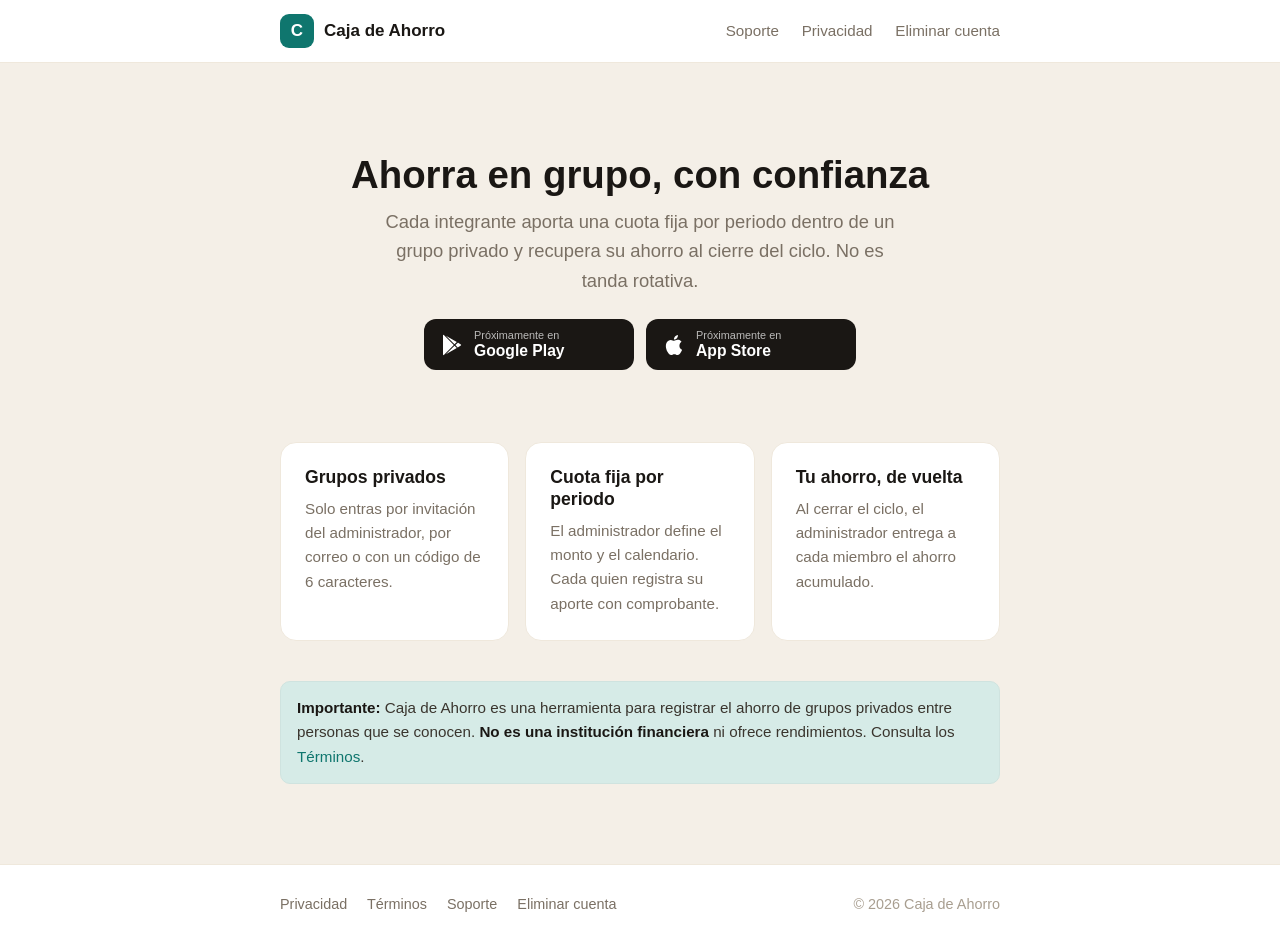
<file: index.html>
<!DOCTYPE html>
<html lang="es-MX">
<head>
  <meta charset="UTF-8" />
  <meta http-equiv="Content-Security-Policy" content="default-src 'none'; script-src 'none'; style-src 'self' 'unsafe-inline' https://fonts.googleapis.com; font-src https://fonts.gstatic.com; img-src 'self' data:; base-uri 'none'; form-action 'none'" />
  <meta name="viewport" content="width=device-width, initial-scale=1" />
  <title>Caja de Ahorro — Ahorro grupal privado</title>
  <meta name="description" content="Caja de Ahorro: app de ahorro grupal privado. Cada miembro aporta una cuota fija por periodo y recupera su ahorro al final del ciclo." />
  <link rel="icon" href="data:image/svg+xml,%3Csvg xmlns='http://www.w3.org/2000/svg' viewBox='0 0 32 32'%3E%3Crect width='32' height='32' rx='8' fill='%230F766E'/%3E%3Ctext x='16' y='22' font-family='sans-serif' font-size='16' font-weight='700' fill='white' text-anchor='middle'%3EC%3C/text%3E%3C/svg%3E" />
  <link rel="preconnect" href="https://fonts.googleapis.com" />
  <link rel="preconnect" href="https://fonts.gstatic.com" crossorigin />
  <link href="https://fonts.googleapis.com/css2?family=Plus+Jakarta+Sans:wght@400;500;600;700&family=Space+Grotesk:wght@500;700&display=swap" rel="stylesheet" />
  <link rel="stylesheet" href="./assets/styles.css" />
</head>
<body>
  <header class="site-header">
    <div class="wrap">
      <a class="brand" href="./index.html"><span class="mark">C</span> Caja de Ahorro</a>
      <nav class="nav">
        <a href="./soporte.html">Soporte</a>
        <a href="./privacidad.html">Privacidad</a>
        <a href="./eliminar-cuenta.html">Eliminar cuenta</a>
      </nav>
    </div>
  </header>

  <main>
    <section class="wrap hero">
      <h1>Ahorra en grupo, con confianza</h1>
      <p class="tagline">Cada integrante aporta una cuota fija por periodo dentro de un grupo privado y recupera su ahorro al cierre del ciclo. No es tanda rotativa.</p>
      <div class="badges">
        <a class="badge" href="#" aria-label="Próximamente en Google Play">
          <svg class="store-ico" viewBox="0 0 24 24" xmlns="http://www.w3.org/2000/svg" aria-hidden="true"><path d="M3.609 1.814L13.792 12 3.61 22.186a.996.996 0 0 1-.61-.92V2.734a1 1 0 0 1 .609-.92zm10.89 10.893l2.302 2.302-10.937 6.333 8.635-8.635zm3.199-3.198l2.807 1.626a1 1 0 0 1 0 1.73l-2.808 1.626L15.39 12l2.808-2.491zM5.864 2.658L16.802 8.99l-2.302 2.302-8.636-8.634z"/></svg>
          <span class="badge-txt"><small>Próximamente en</small><b>Google Play</b></span>
        </a>
        <a class="badge" href="#" aria-label="Próximamente en App Store">
          <svg class="store-ico" viewBox="0 0 24 24" xmlns="http://www.w3.org/2000/svg" aria-hidden="true"><path d="M18.71 19.5c-.83 1.24-1.71 2.45-3.05 2.47-1.34.03-1.77-.79-3.29-.79-1.53 0-2 .77-3.27.82-1.31.05-2.3-1.32-3.14-2.53C4.25 17 2.94 12.45 4.7 9.39c.87-1.52 2.43-2.48 4.12-2.51 1.28-.02 2.5.87 3.29.87.78 0 2.26-1.07 3.81-.91.65.03 2.47.26 3.64 1.98-.09.06-2.17 1.28-2.15 3.81.03 3.02 2.65 4.03 2.68 4.04-.03.07-.42 1.44-1.38 2.83zM13 3.5c.73-.83 1.94-1.46 2.94-1.5.13 1.17-.34 2.35-1.04 3.19-.69.85-1.83 1.51-2.95 1.42-.15-1.15.41-2.35 1.05-3.11z"/></svg>
          <span class="badge-txt"><small>Próximamente en</small><b>App Store</b></span>
        </a>
      </div>
    </section>

    <section class="wrap">
      <div class="features">
        <div class="feature card">
          <h3>Grupos privados</h3>
          <p>Solo entras por invitación del administrador, por correo o con un código de 6 caracteres.</p>
        </div>
        <div class="feature card">
          <h3>Cuota fija por periodo</h3>
          <p>El administrador define el monto y el calendario. Cada quien registra su aporte con comprobante.</p>
        </div>
        <div class="feature card">
          <h3>Tu ahorro, de vuelta</h3>
          <p>Al cerrar el ciclo, el administrador entrega a cada miembro el ahorro acumulado.</p>
        </div>
      </div>

      <div class="callout">
        <strong>Importante:</strong> Caja de Ahorro es una herramienta para registrar el ahorro de grupos privados entre personas que se conocen. <strong>No es una institución financiera</strong> ni ofrece rendimientos. Consulta los <a href="./terminos.html">Términos</a>.
      </div>
    </section>
  </main>

  <footer class="site-footer">
    <div class="wrap">
      <nav>
        <a href="./privacidad.html">Privacidad</a>
        <a href="./terminos.html">Términos</a>
        <a href="./soporte.html">Soporte</a>
        <a href="./eliminar-cuenta.html">Eliminar cuenta</a>
      </nav>
      <span>© 2026 Caja de Ahorro</span>
    </div>
  </footer>
</body>
</html>
</file>
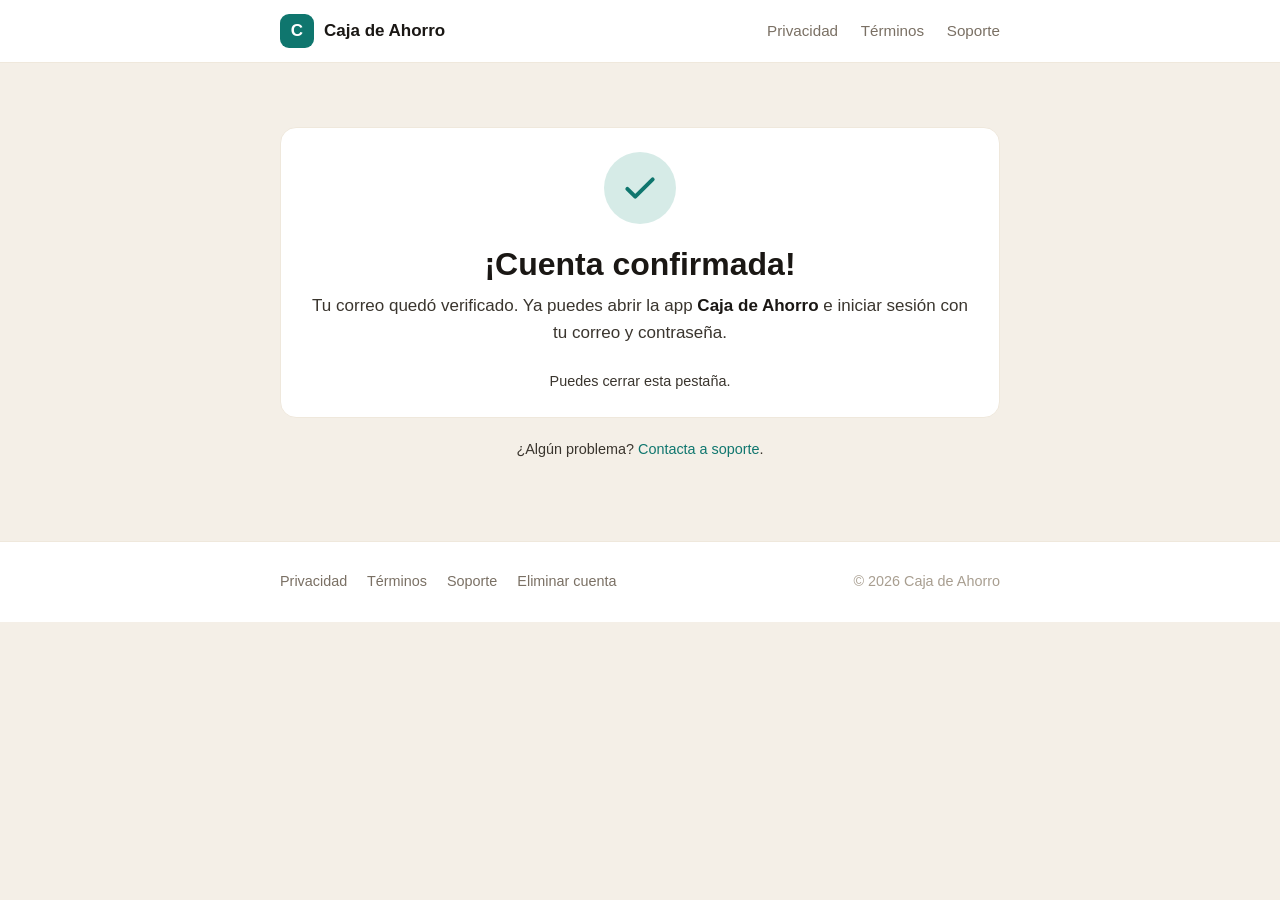
<file: cuenta-confirmada.html>
<!DOCTYPE html>
<html lang="es-MX">
<head>
  <meta charset="UTF-8" />
  <meta http-equiv="Content-Security-Policy" content="default-src 'none'; script-src 'none'; style-src 'self' 'unsafe-inline' https://fonts.googleapis.com; font-src https://fonts.gstatic.com; img-src 'self' data:; base-uri 'none'; form-action 'none'" />
  <meta name="viewport" content="width=device-width, initial-scale=1" />
  <title>Cuenta confirmada — Caja de Ahorro</title>
  <meta name="description" content="Tu cuenta de Caja de Ahorro quedó confirmada. Abre la app e inicia sesión." />
  <link rel="icon" href="data:image/svg+xml,%3Csvg xmlns='http://www.w3.org/2000/svg' viewBox='0 0 32 32'%3E%3Crect width='32' height='32' rx='8' fill='%230F766E'/%3E%3Ctext x='16' y='22' font-family='sans-serif' font-size='16' font-weight='700' fill='white' text-anchor='middle'%3EC%3C/text%3E%3C/svg%3E" />
  <link rel="preconnect" href="https://fonts.googleapis.com" />
  <link rel="preconnect" href="https://fonts.gstatic.com" crossorigin />
  <link href="https://fonts.googleapis.com/css2?family=Plus+Jakarta+Sans:wght@400;500;600;700&family=Space+Grotesk:wght@500;700&display=swap" rel="stylesheet" />
  <link rel="stylesheet" href="./assets/styles.css" />
</head>
<body>
  <header class="site-header">
    <div class="wrap">
      <a class="brand" href="./index.html"><span class="mark">C</span> Caja de Ahorro</a>
      <nav class="nav">
        <a href="./privacidad.html">Privacidad</a>
        <a href="./terminos.html">Términos</a>
        <a href="./soporte.html">Soporte</a>
      </nav>
    </div>
  </header>

  <main class="page-legal">
    <div class="wrap">
      <div class="card" style="text-align:center;margin-top:24px">
        <div style="width:72px;height:72px;margin:0 auto 20px;border-radius:50%;background:var(--container);display:grid;place-items:center">
          <svg width="38" height="38" viewBox="0 0 24 24" fill="none" xmlns="http://www.w3.org/2000/svg" aria-hidden="true">
            <path d="M4 12.5l5 5L20 6.5" stroke="var(--brand)" stroke-width="2.5" stroke-linecap="round" stroke-linejoin="round" />
          </svg>
        </div>
        <h1 style="margin-bottom:.5rem">¡Cuenta confirmada!</h1>
        <p style="margin-bottom:1.5rem">Tu correo quedó verificado. Ya puedes abrir la app <strong>Caja de Ahorro</strong> e iniciar sesión con tu correo y contraseña.</p>
        <p class="muted" style="margin-bottom:0">Puedes cerrar esta pestaña.</p>
      </div>

      <p class="muted" style="text-align:center;margin-top:20px">
        ¿Algún problema? <a href="./soporte.html">Contacta a soporte</a>.
      </p>
    </div>
  </main>

  <footer class="site-footer">
    <div class="wrap">
      <nav>
        <a href="./privacidad.html">Privacidad</a>
        <a href="./terminos.html">Términos</a>
        <a href="./soporte.html">Soporte</a>
        <a href="./eliminar-cuenta.html">Eliminar cuenta</a>
      </nav>
      <span>© 2026 Caja de Ahorro</span>
    </div>
  </footer>
</body>
</html>
</file>
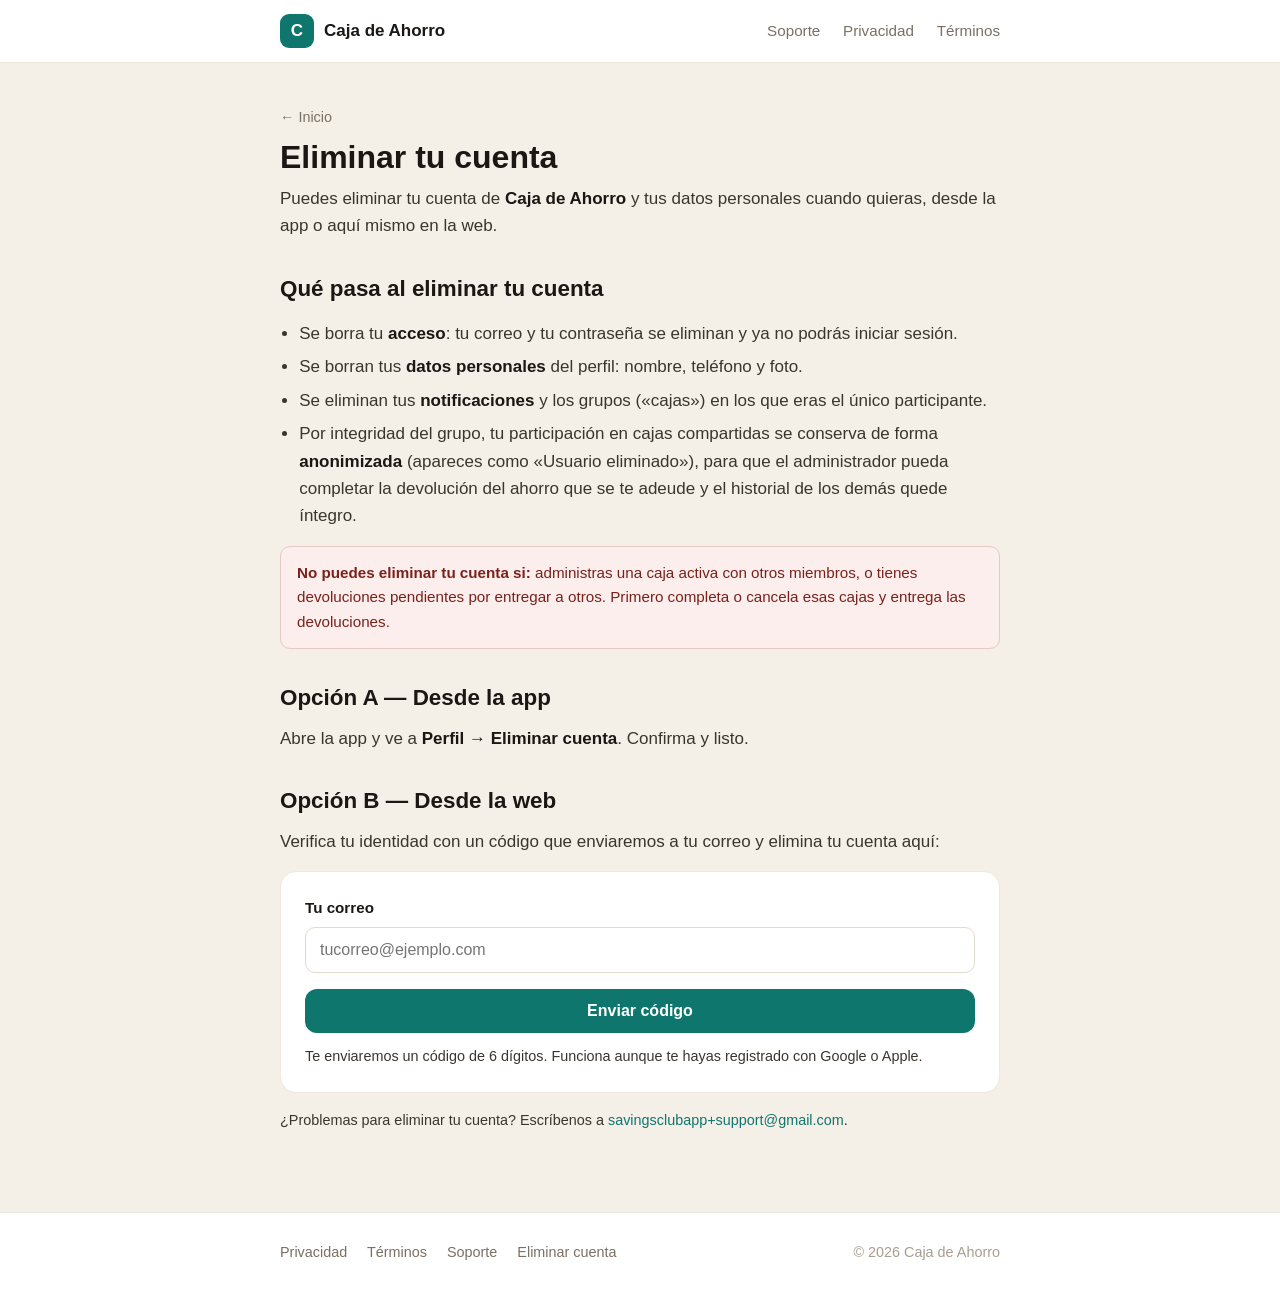
<file: eliminar-cuenta.html>
<!DOCTYPE html>
<html lang="es-MX">
<head>
  <meta charset="UTF-8" />
  <meta http-equiv="Content-Security-Policy" content="default-src 'none'; script-src 'self'; style-src 'self' 'unsafe-inline' https://fonts.googleapis.com; font-src https://fonts.gstatic.com; img-src 'self' data:; connect-src 'self' https://txvawdwnfynohtgcveda.supabase.co; base-uri 'none'; form-action 'none'" />
  <meta name="viewport" content="width=device-width, initial-scale=1" />
  <title>Eliminar cuenta — Caja de Ahorro</title>
  <meta name="description" content="Elimina tu cuenta de Caja de Ahorro y tus datos personales, desde la app o desde la web." />
  <link rel="icon" href="data:image/svg+xml,%3Csvg xmlns='http://www.w3.org/2000/svg' viewBox='0 0 32 32'%3E%3Crect width='32' height='32' rx='8' fill='%230F766E'/%3E%3Ctext x='16' y='22' font-family='sans-serif' font-size='16' font-weight='700' fill='white' text-anchor='middle'%3EC%3C/text%3E%3C/svg%3E" />
  <link rel="preconnect" href="https://fonts.googleapis.com" />
  <link rel="preconnect" href="https://fonts.gstatic.com" crossorigin />
  <link href="https://fonts.googleapis.com/css2?family=Plus+Jakarta+Sans:wght@400;500;600;700&family=Space+Grotesk:wght@500;700&display=swap" rel="stylesheet" />
  <link rel="stylesheet" href="./assets/styles.css" />
</head>
<body>
  <header class="site-header">
    <div class="wrap">
      <a class="brand" href="./index.html"><span class="mark">C</span> Caja de Ahorro</a>
      <nav class="nav">
        <a href="./soporte.html">Soporte</a>
        <a href="./privacidad.html">Privacidad</a>
        <a href="./terminos.html">Términos</a>
      </nav>
    </div>
  </header>

  <main class="page-legal">
    <div class="wrap">
      <a class="back" href="./index.html">← Inicio</a>
      <h1>Eliminar tu cuenta</h1>
      <p>Puedes eliminar tu cuenta de <strong>Caja de Ahorro</strong> y tus datos personales cuando quieras, desde la app o aquí mismo en la web.</p>

      <h2>Qué pasa al eliminar tu cuenta</h2>
      <ul>
        <li>Se borra tu <strong>acceso</strong>: tu correo y tu contraseña se eliminan y ya no podrás iniciar sesión.</li>
        <li>Se borran tus <strong>datos personales</strong> del perfil: nombre, teléfono y foto.</li>
        <li>Se eliminan tus <strong>notificaciones</strong> y los grupos («cajas») en los que eras el único participante.</li>
        <li>Por integridad del grupo, tu participación en cajas compartidas se conserva de forma <strong>anonimizada</strong> (apareces como «Usuario eliminado»), para que el administrador pueda completar la devolución del ahorro que se te adeude y el historial de los demás quede íntegro.</li>
      </ul>

      <div class="callout--warn callout">
        <strong>No puedes eliminar tu cuenta si:</strong> administras una caja activa con otros miembros, o tienes devoluciones pendientes por entregar a otros. Primero completa o cancela esas cajas y entrega las devoluciones.
      </div>

      <h2>Opción A — Desde la app</h2>
      <p>Abre la app y ve a <strong>Perfil → Eliminar cuenta</strong>. Confirma y listo.</p>

      <h2>Opción B — Desde la web</h2>
      <p>Verifica tu identidad con un código que enviaremos a tu correo y elimina tu cuenta aquí:</p>

      <div class="card">
        <!-- Paso 1: correo -->
        <div class="step active" id="step-email">
          <div class="field">
            <label for="email">Tu correo</label>
            <input type="email" id="email" autocomplete="email" placeholder="tucorreo@ejemplo.com" />
          </div>
          <div class="status" id="status-email"></div>
          <button class="btn btn--block" id="btn-send">Enviar código</button>
          <p class="muted" style="margin:12px 0 0">Te enviaremos un código de 6 dígitos. Funciona aunque te hayas registrado con Google o Apple.</p>
        </div>

        <!-- Paso 2: código -->
        <div class="step" id="step-code">
          <div class="field">
            <label for="code">Código de 6 dígitos</label>
            <input type="text" id="code" class="code" inputmode="numeric" autocomplete="one-time-code" maxlength="6" placeholder="000000" />
          </div>
          <div class="status" id="status-code"></div>
          <button class="btn btn--block" id="btn-verify">Verificar</button>
          <button class="btn btn--ghost btn--block" id="btn-back-email" style="margin-top:10px">Usar otro correo</button>
        </div>

        <!-- Paso 3: confirmar borrado -->
        <div class="step" id="step-confirm">
          <p>Identidad verificada como <strong id="confirm-email"></strong>.</p>
          <div class="callout--warn callout" style="margin-top:0">Esta acción es <strong>permanente</strong> y no se puede deshacer.</div>
          <label class="check">
            <input type="checkbox" id="ack" />
            <span>Entiendo que se eliminará mi acceso y mis datos personales de forma permanente.</span>
          </label>
          <div class="status" id="status-confirm"></div>
          <button class="btn btn--danger btn--block" id="btn-delete" disabled>Eliminar mi cuenta permanentemente</button>
        </div>

        <!-- Paso 4: éxito -->
        <div class="step" id="step-done">
          <div class="status status--ok show" style="margin-top:0">
            <strong>Tu cuenta fue eliminada.</strong> Tu acceso y tus datos personales se borraron. Gracias por usar Caja de Ahorro.
          </div>
        </div>
      </div>

      <p class="muted" style="margin-top:16px">¿Problemas para eliminar tu cuenta? Escríbenos a <a href="mailto:savingsclubapp+support@gmail.com">savingsclubapp+support@gmail.com</a>.</p>
    </div>
  </main>

  <footer class="site-footer">
    <div class="wrap">
      <nav>
        <a href="./privacidad.html">Privacidad</a>
        <a href="./terminos.html">Términos</a>
        <a href="./soporte.html">Soporte</a>
        <a href="./eliminar-cuenta.html">Eliminar cuenta</a>
      </nav>
      <span>© 2026 Caja de Ahorro</span>
    </div>
  </footer>

  <script src="./assets/supabase-js-2.110.8.min.js"></script>
  <script src="./config.js"></script>
  <script src="./assets/eliminar-cuenta.js"></script>
</body>
</html>
</file>
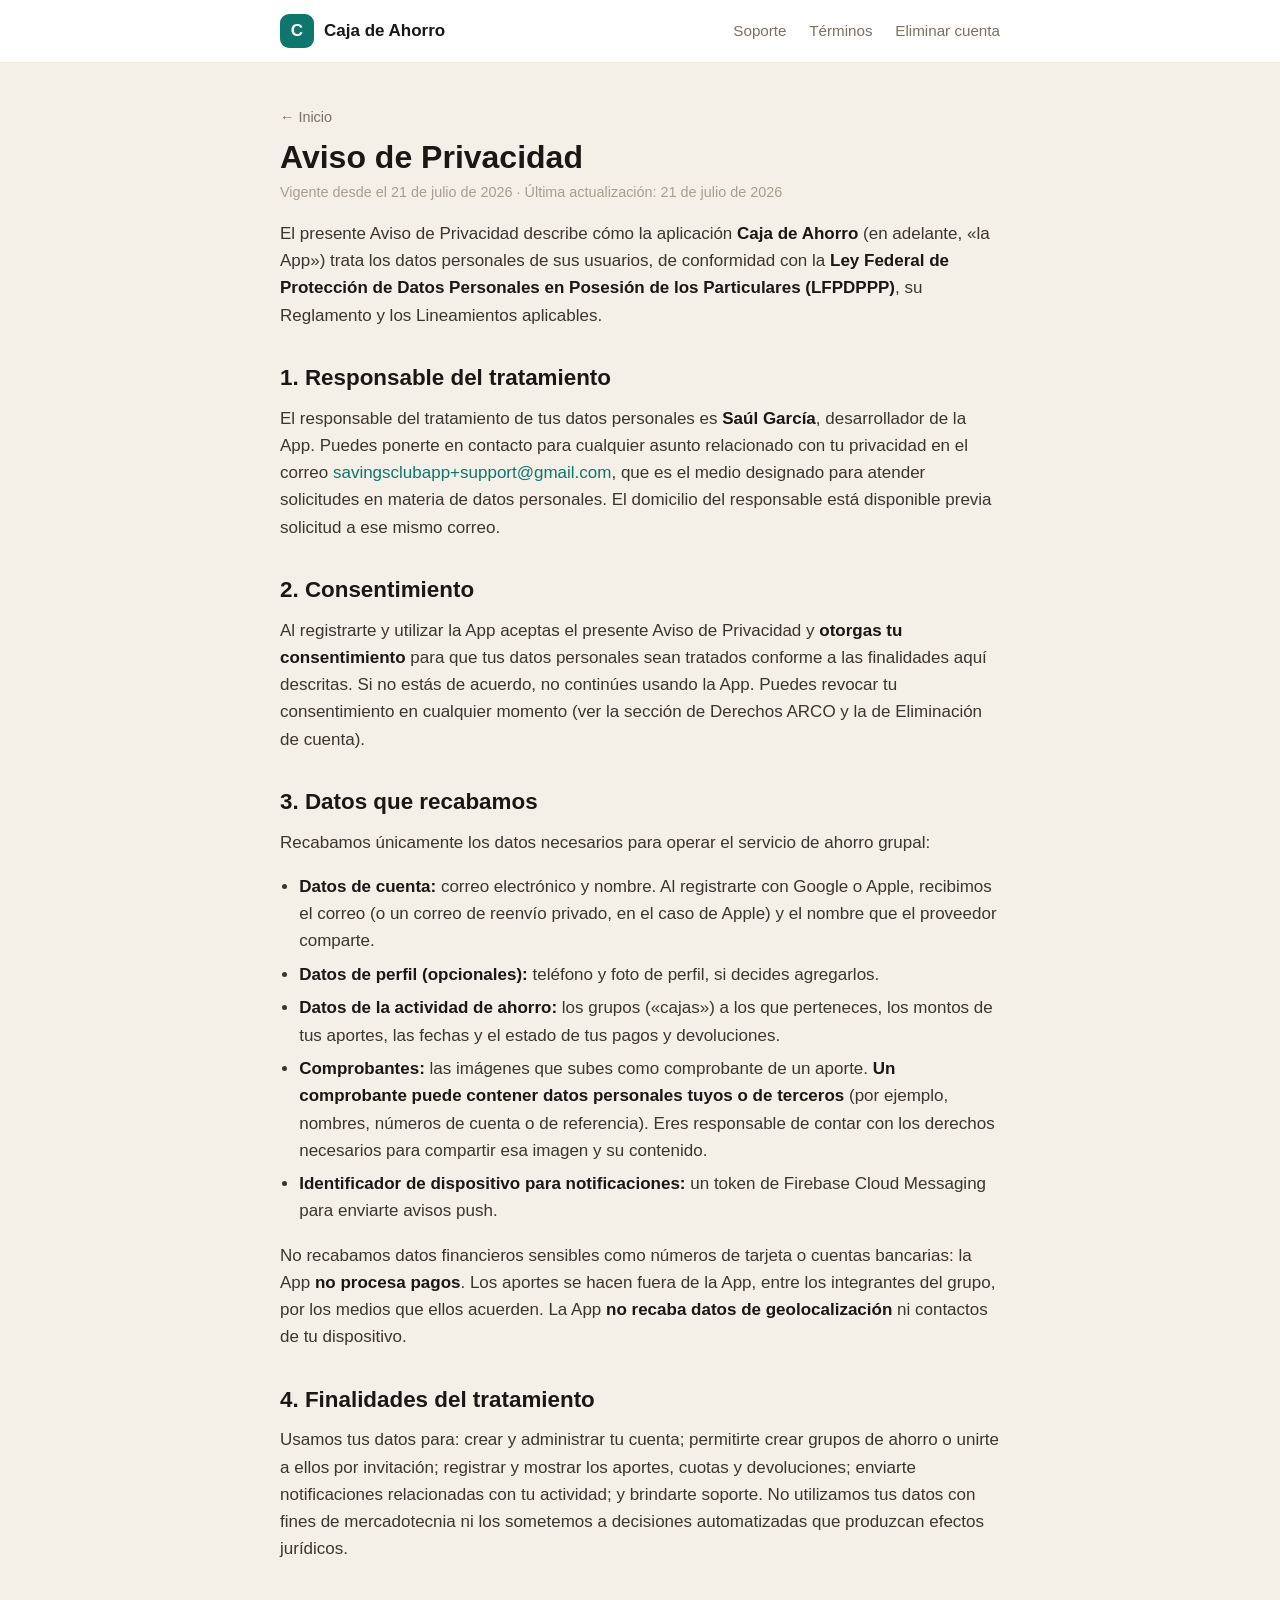
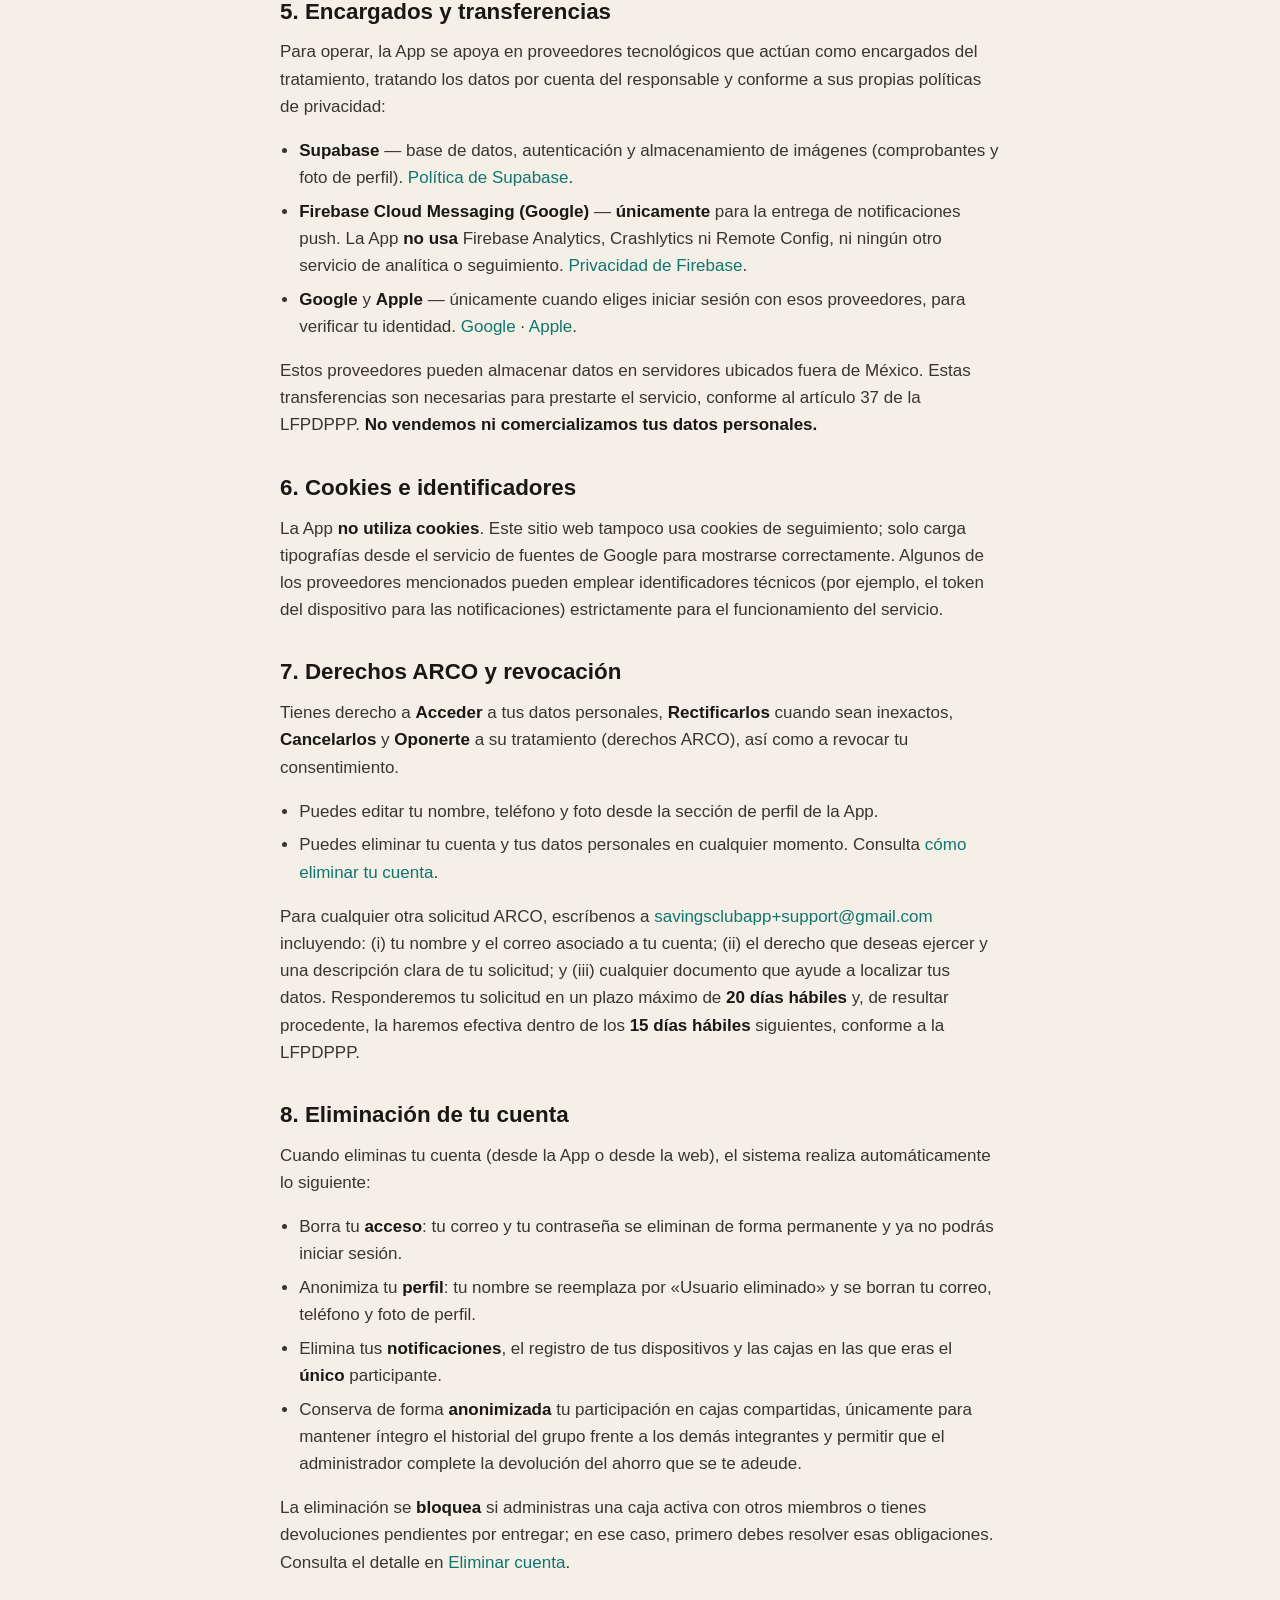
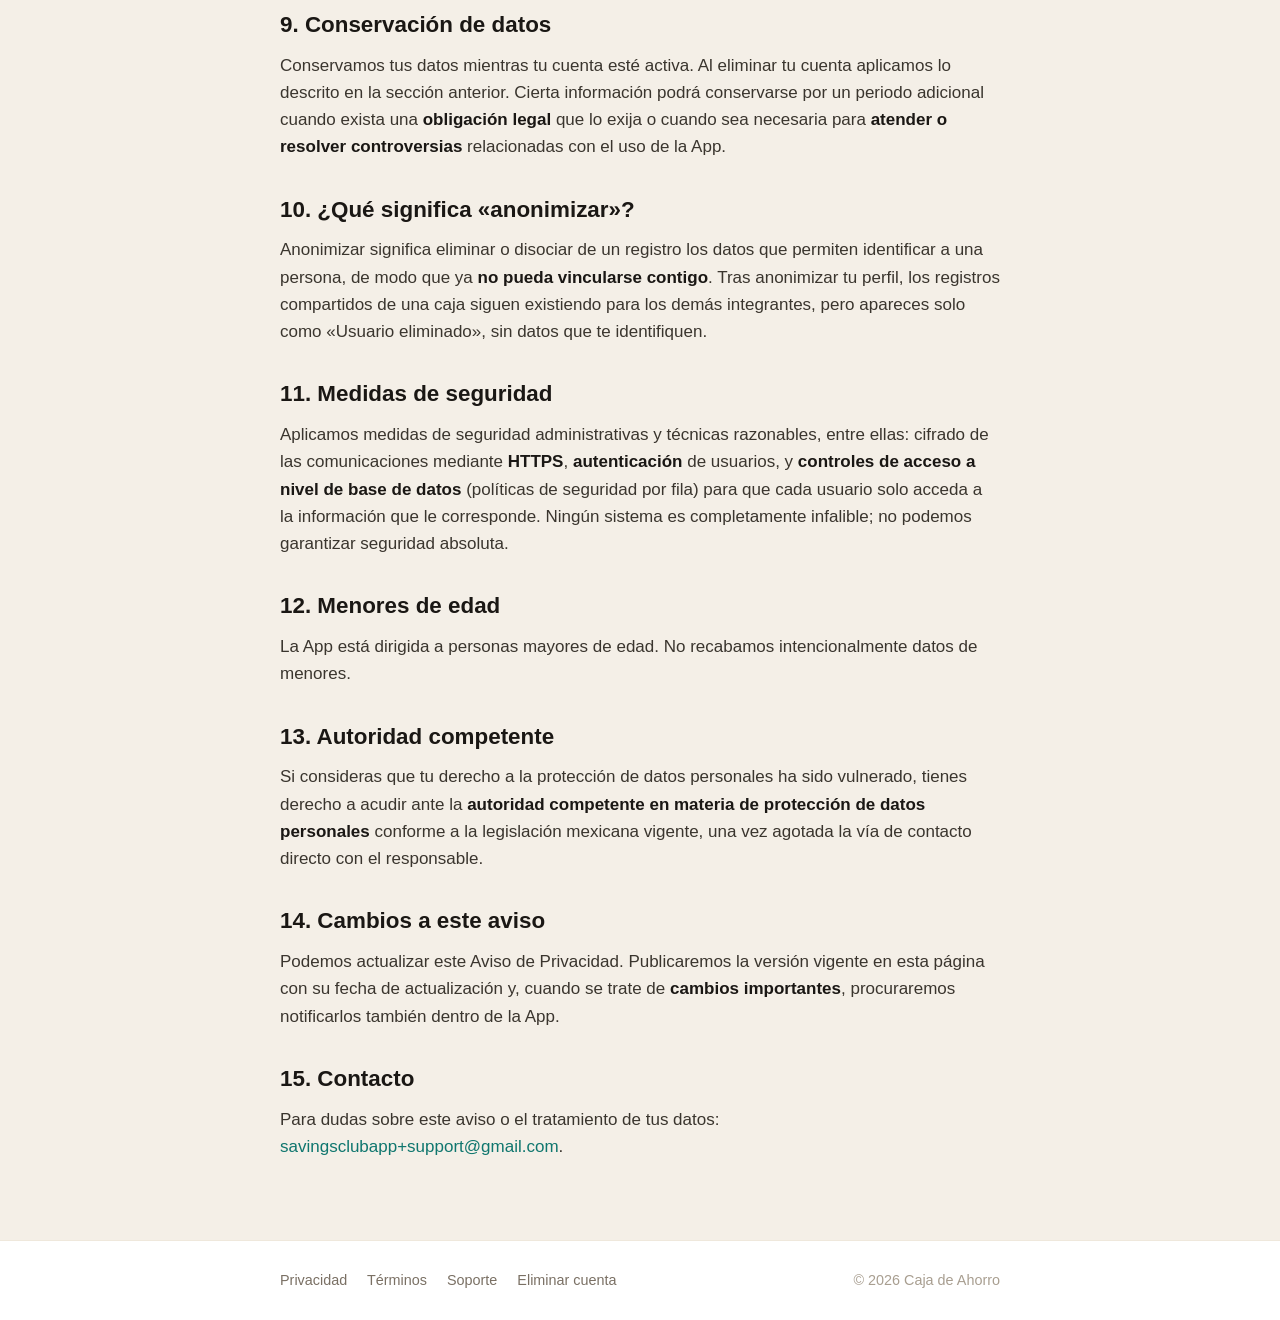
<file: privacidad.html>
<!DOCTYPE html>
<html lang="es-MX">
<head>
  <meta charset="UTF-8" />
  <meta http-equiv="Content-Security-Policy" content="default-src 'none'; script-src 'none'; style-src 'self' 'unsafe-inline' https://fonts.googleapis.com; font-src https://fonts.gstatic.com; img-src 'self' data:; base-uri 'none'; form-action 'none'" />
  <meta name="viewport" content="width=device-width, initial-scale=1" />
  <title>Aviso de Privacidad — Caja de Ahorro</title>
  <meta name="description" content="Aviso de privacidad de Caja de Ahorro conforme a la LFPDPPP (México)." />
  <link rel="icon" href="data:image/svg+xml,%3Csvg xmlns='http://www.w3.org/2000/svg' viewBox='0 0 32 32'%3E%3Crect width='32' height='32' rx='8' fill='%230F766E'/%3E%3Ctext x='16' y='22' font-family='sans-serif' font-size='16' font-weight='700' fill='white' text-anchor='middle'%3EC%3C/text%3E%3C/svg%3E" />
  <link rel="preconnect" href="https://fonts.googleapis.com" />
  <link rel="preconnect" href="https://fonts.gstatic.com" crossorigin />
  <link href="https://fonts.googleapis.com/css2?family=Plus+Jakarta+Sans:wght@400;500;600;700&family=Space+Grotesk:wght@500;700&display=swap" rel="stylesheet" />
  <link rel="stylesheet" href="./assets/styles.css" />
</head>
<body>
  <header class="site-header">
    <div class="wrap">
      <a class="brand" href="./index.html"><span class="mark">C</span> Caja de Ahorro</a>
      <nav class="nav">
        <a href="./soporte.html">Soporte</a>
        <a href="./terminos.html">Términos</a>
        <a href="./eliminar-cuenta.html">Eliminar cuenta</a>
      </nav>
    </div>
  </header>

  <main class="page-legal">
    <div class="wrap">
      <a class="back" href="./index.html">← Inicio</a>
      <h1>Aviso de Privacidad</h1>
      <p class="meta">Vigente desde el 21 de julio de 2026 · Última actualización: 21 de julio de 2026</p>

      <p>El presente Aviso de Privacidad describe cómo la aplicación <strong>Caja de Ahorro</strong> (en adelante, «la App») trata los datos personales de sus usuarios, de conformidad con la <strong>Ley Federal de Protección de Datos Personales en Posesión de los Particulares (LFPDPPP)</strong>, su Reglamento y los Lineamientos aplicables.</p>

      <h2>1. Responsable del tratamiento</h2>
      <p>El responsable del tratamiento de tus datos personales es <strong>Saúl García</strong>, desarrollador de la App. Puedes ponerte en contacto para cualquier asunto relacionado con tu privacidad en el correo <a href="mailto:savingsclubapp+support@gmail.com">savingsclubapp+support@gmail.com</a>, que es el medio designado para atender solicitudes en materia de datos personales. El domicilio del responsable está disponible previa solicitud a ese mismo correo.</p>

      <h2>2. Consentimiento</h2>
      <p>Al registrarte y utilizar la App aceptas el presente Aviso de Privacidad y <strong>otorgas tu consentimiento</strong> para que tus datos personales sean tratados conforme a las finalidades aquí descritas. Si no estás de acuerdo, no continúes usando la App. Puedes revocar tu consentimiento en cualquier momento (ver la sección de Derechos ARCO y la de Eliminación de cuenta).</p>

      <h2>3. Datos que recabamos</h2>
      <p>Recabamos únicamente los datos necesarios para operar el servicio de ahorro grupal:</p>
      <ul>
        <li><strong>Datos de cuenta:</strong> correo electrónico y nombre. Al registrarte con Google o Apple, recibimos el correo (o un correo de reenvío privado, en el caso de Apple) y el nombre que el proveedor comparte.</li>
        <li><strong>Datos de perfil (opcionales):</strong> teléfono y foto de perfil, si decides agregarlos.</li>
        <li><strong>Datos de la actividad de ahorro:</strong> los grupos («cajas») a los que perteneces, los montos de tus aportes, las fechas y el estado de tus pagos y devoluciones.</li>
        <li><strong>Comprobantes:</strong> las imágenes que subes como comprobante de un aporte. <strong>Un comprobante puede contener datos personales tuyos o de terceros</strong> (por ejemplo, nombres, números de cuenta o de referencia). Eres responsable de contar con los derechos necesarios para compartir esa imagen y su contenido.</li>
        <li><strong>Identificador de dispositivo para notificaciones:</strong> un token de Firebase Cloud Messaging para enviarte avisos push.</li>
      </ul>
      <p>No recabamos datos financieros sensibles como números de tarjeta o cuentas bancarias: la App <strong>no procesa pagos</strong>. Los aportes se hacen fuera de la App, entre los integrantes del grupo, por los medios que ellos acuerden. La App <strong>no recaba datos de geolocalización</strong> ni contactos de tu dispositivo.</p>

      <h2>4. Finalidades del tratamiento</h2>
      <p>Usamos tus datos para: crear y administrar tu cuenta; permitirte crear grupos de ahorro o unirte a ellos por invitación; registrar y mostrar los aportes, cuotas y devoluciones; enviarte notificaciones relacionadas con tu actividad; y brindarte soporte. No utilizamos tus datos con fines de mercadotecnia ni los sometemos a decisiones automatizadas que produzcan efectos jurídicos.</p>

      <h2>5. Encargados y transferencias</h2>
      <p>Para operar, la App se apoya en proveedores tecnológicos que actúan como encargados del tratamiento, tratando los datos por cuenta del responsable y conforme a sus propias políticas de privacidad:</p>
      <ul>
        <li><strong>Supabase</strong> — base de datos, autenticación y almacenamiento de imágenes (comprobantes y foto de perfil). <a href="https://supabase.com/privacy" target="_blank" rel="noopener">Política de Supabase</a>.</li>
        <li><strong>Firebase Cloud Messaging (Google)</strong> — <strong>únicamente</strong> para la entrega de notificaciones push. La App <strong>no usa</strong> Firebase Analytics, Crashlytics ni Remote Config, ni ningún otro servicio de analítica o seguimiento. <a href="https://firebase.google.com/support/privacy" target="_blank" rel="noopener">Privacidad de Firebase</a>.</li>
        <li><strong>Google</strong> y <strong>Apple</strong> — únicamente cuando eliges iniciar sesión con esos proveedores, para verificar tu identidad. <a href="https://policies.google.com/privacy" target="_blank" rel="noopener">Google</a> · <a href="https://www.apple.com/legal/privacy/" target="_blank" rel="noopener">Apple</a>.</li>
      </ul>
      <p>Estos proveedores pueden almacenar datos en servidores ubicados fuera de México. Estas transferencias son necesarias para prestarte el servicio, conforme al artículo 37 de la LFPDPPP. <strong>No vendemos ni comercializamos tus datos personales.</strong></p>

      <h2>6. Cookies e identificadores</h2>
      <p>La App <strong>no utiliza cookies</strong>. Este sitio web tampoco usa cookies de seguimiento; solo carga tipografías desde el servicio de fuentes de Google para mostrarse correctamente. Algunos de los proveedores mencionados pueden emplear identificadores técnicos (por ejemplo, el token del dispositivo para las notificaciones) estrictamente para el funcionamiento del servicio.</p>

      <h2>7. Derechos ARCO y revocación</h2>
      <p>Tienes derecho a <strong>Acceder</strong> a tus datos personales, <strong>Rectificarlos</strong> cuando sean inexactos, <strong>Cancelarlos</strong> y <strong>Oponerte</strong> a su tratamiento (derechos ARCO), así como a revocar tu consentimiento.</p>
      <ul>
        <li>Puedes editar tu nombre, teléfono y foto desde la sección de perfil de la App.</li>
        <li>Puedes eliminar tu cuenta y tus datos personales en cualquier momento. Consulta <a href="./eliminar-cuenta.html">cómo eliminar tu cuenta</a>.</li>
      </ul>
      <p>Para cualquier otra solicitud ARCO, escríbenos a <a href="mailto:savingsclubapp+support@gmail.com">savingsclubapp+support@gmail.com</a> incluyendo: (i) tu nombre y el correo asociado a tu cuenta; (ii) el derecho que deseas ejercer y una descripción clara de tu solicitud; y (iii) cualquier documento que ayude a localizar tus datos. Responderemos tu solicitud en un plazo máximo de <strong>20 días hábiles</strong> y, de resultar procedente, la haremos efectiva dentro de los <strong>15 días hábiles</strong> siguientes, conforme a la LFPDPPP.</p>

      <h2>8. Eliminación de tu cuenta</h2>
      <p>Cuando eliminas tu cuenta (desde la App o desde la web), el sistema realiza automáticamente lo siguiente:</p>
      <ul>
        <li>Borra tu <strong>acceso</strong>: tu correo y tu contraseña se eliminan de forma permanente y ya no podrás iniciar sesión.</li>
        <li>Anonimiza tu <strong>perfil</strong>: tu nombre se reemplaza por «Usuario eliminado» y se borran tu correo, teléfono y foto de perfil.</li>
        <li>Elimina tus <strong>notificaciones</strong>, el registro de tus dispositivos y las cajas en las que eras el <strong>único</strong> participante.</li>
        <li>Conserva de forma <strong>anonimizada</strong> tu participación en cajas compartidas, únicamente para mantener íntegro el historial del grupo frente a los demás integrantes y permitir que el administrador complete la devolución del ahorro que se te adeude.</li>
      </ul>
      <p>La eliminación se <strong>bloquea</strong> si administras una caja activa con otros miembros o tienes devoluciones pendientes por entregar; en ese caso, primero debes resolver esas obligaciones. Consulta el detalle en <a href="./eliminar-cuenta.html">Eliminar cuenta</a>.</p>

      <h2>9. Conservación de datos</h2>
      <p>Conservamos tus datos mientras tu cuenta esté activa. Al eliminar tu cuenta aplicamos lo descrito en la sección anterior. Cierta información podrá conservarse por un periodo adicional cuando exista una <strong>obligación legal</strong> que lo exija o cuando sea necesaria para <strong>atender o resolver controversias</strong> relacionadas con el uso de la App.</p>

      <h2>10. ¿Qué significa «anonimizar»?</h2>
      <p>Anonimizar significa eliminar o disociar de un registro los datos que permiten identificar a una persona, de modo que ya <strong>no pueda vincularse contigo</strong>. Tras anonimizar tu perfil, los registros compartidos de una caja siguen existiendo para los demás integrantes, pero apareces solo como «Usuario eliminado», sin datos que te identifiquen.</p>

      <h2>11. Medidas de seguridad</h2>
      <p>Aplicamos medidas de seguridad administrativas y técnicas razonables, entre ellas: cifrado de las comunicaciones mediante <strong>HTTPS</strong>, <strong>autenticación</strong> de usuarios, y <strong>controles de acceso a nivel de base de datos</strong> (políticas de seguridad por fila) para que cada usuario solo acceda a la información que le corresponde. Ningún sistema es completamente infalible; no podemos garantizar seguridad absoluta.</p>

      <h2>12. Menores de edad</h2>
      <p>La App está dirigida a personas mayores de edad. No recabamos intencionalmente datos de menores.</p>

      <h2>13. Autoridad competente</h2>
      <p>Si consideras que tu derecho a la protección de datos personales ha sido vulnerado, tienes derecho a acudir ante la <strong>autoridad competente en materia de protección de datos personales</strong> conforme a la legislación mexicana vigente, una vez agotada la vía de contacto directo con el responsable.</p>

      <h2>14. Cambios a este aviso</h2>
      <p>Podemos actualizar este Aviso de Privacidad. Publicaremos la versión vigente en esta página con su fecha de actualización y, cuando se trate de <strong>cambios importantes</strong>, procuraremos notificarlos también dentro de la App.</p>

      <h2>15. Contacto</h2>
      <p>Para dudas sobre este aviso o el tratamiento de tus datos: <a href="mailto:savingsclubapp+support@gmail.com">savingsclubapp+support@gmail.com</a>.</p>
    </div>
  </main>

  <footer class="site-footer">
    <div class="wrap">
      <nav>
        <a href="./privacidad.html">Privacidad</a>
        <a href="./terminos.html">Términos</a>
        <a href="./soporte.html">Soporte</a>
        <a href="./eliminar-cuenta.html">Eliminar cuenta</a>
      </nav>
      <span>© 2026 Caja de Ahorro</span>
    </div>
  </footer>
</body>
</html>
</file>
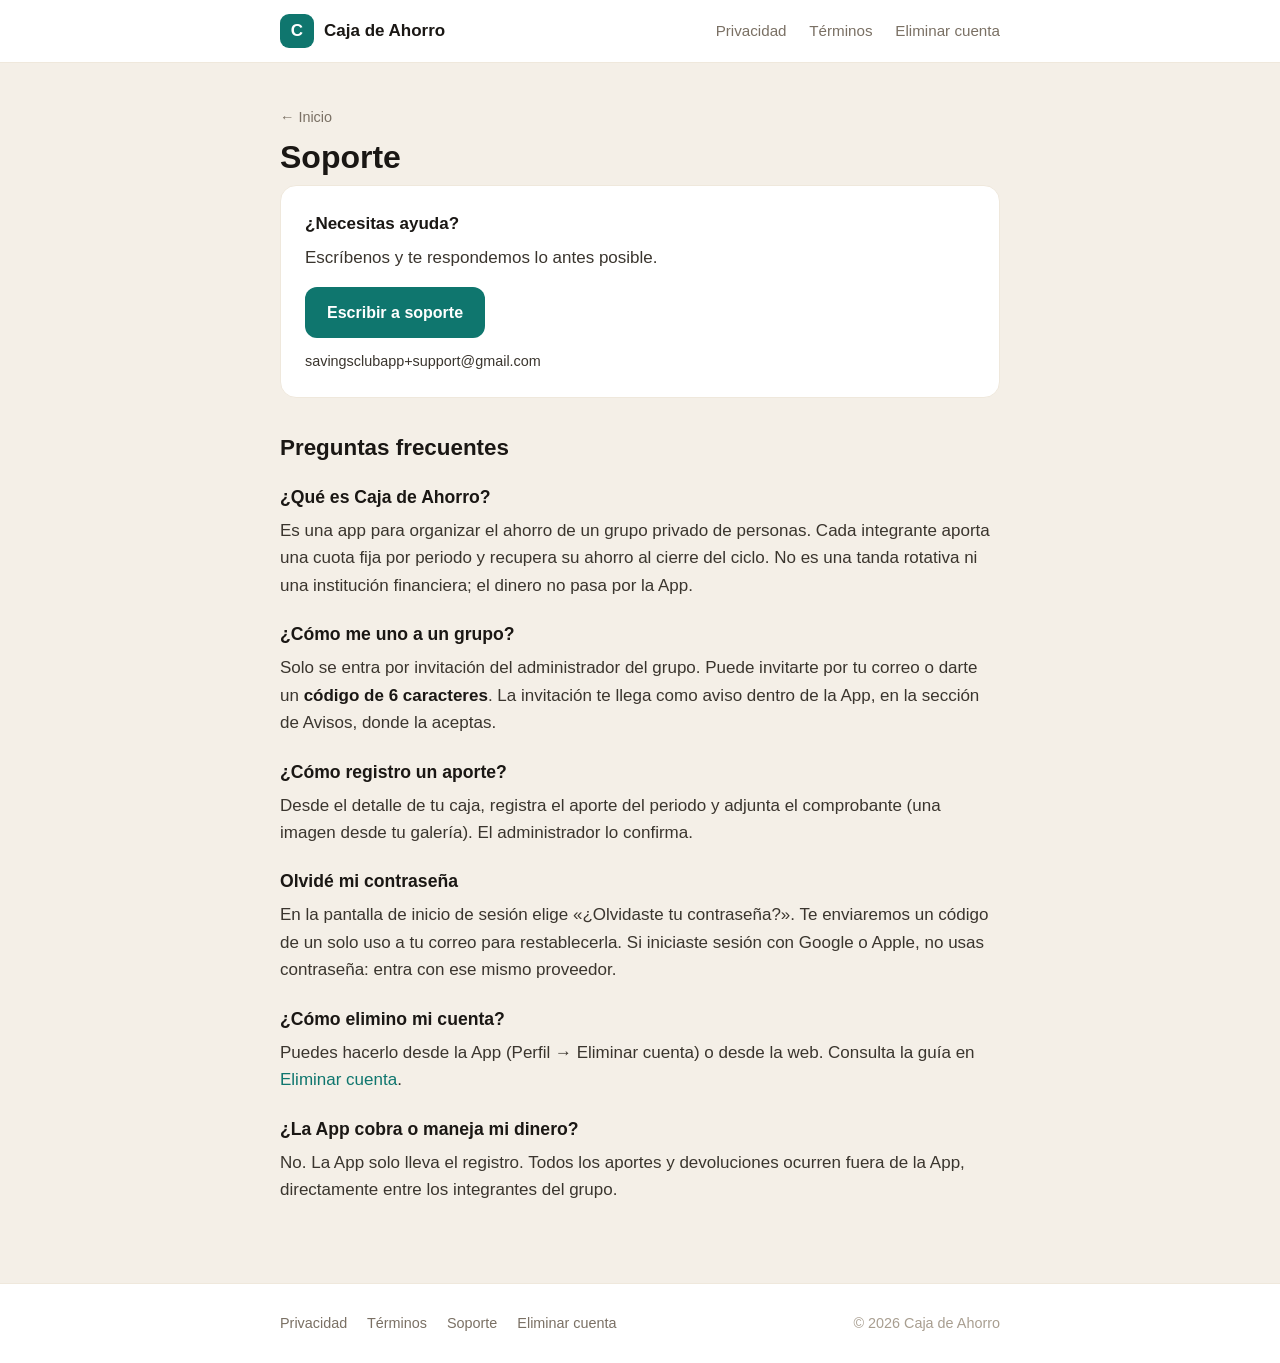
<file: soporte.html>
<!DOCTYPE html>
<html lang="es-MX">
<head>
  <meta charset="UTF-8" />
  <meta http-equiv="Content-Security-Policy" content="default-src 'none'; script-src 'none'; style-src 'self' 'unsafe-inline' https://fonts.googleapis.com; font-src https://fonts.gstatic.com; img-src 'self' data:; base-uri 'none'; form-action 'none'" />
  <meta name="viewport" content="width=device-width, initial-scale=1" />
  <title>Soporte — Caja de Ahorro</title>
  <meta name="description" content="Ayuda y contacto de soporte de la app Caja de Ahorro." />
  <link rel="icon" href="data:image/svg+xml,%3Csvg xmlns='http://www.w3.org/2000/svg' viewBox='0 0 32 32'%3E%3Crect width='32' height='32' rx='8' fill='%230F766E'/%3E%3Ctext x='16' y='22' font-family='sans-serif' font-size='16' font-weight='700' fill='white' text-anchor='middle'%3EC%3C/text%3E%3C/svg%3E" />
  <link rel="preconnect" href="https://fonts.googleapis.com" />
  <link rel="preconnect" href="https://fonts.gstatic.com" crossorigin />
  <link href="https://fonts.googleapis.com/css2?family=Plus+Jakarta+Sans:wght@400;500;600;700&family=Space+Grotesk:wght@500;700&display=swap" rel="stylesheet" />
  <link rel="stylesheet" href="./assets/styles.css" />
</head>
<body>
  <header class="site-header">
    <div class="wrap">
      <a class="brand" href="./index.html"><span class="mark">C</span> Caja de Ahorro</a>
      <nav class="nav">
        <a href="./privacidad.html">Privacidad</a>
        <a href="./terminos.html">Términos</a>
        <a href="./eliminar-cuenta.html">Eliminar cuenta</a>
      </nav>
    </div>
  </header>

  <main class="page-legal">
    <div class="wrap">
      <a class="back" href="./index.html">← Inicio</a>
      <h1>Soporte</h1>

      <div class="card" style="margin-bottom:24px">
        <p style="margin-bottom:.4rem"><strong>¿Necesitas ayuda?</strong></p>
        <p style="margin-bottom:1rem">Escríbenos y te respondemos lo antes posible.</p>
        <a class="btn" href="mailto:savingsclubapp+support@gmail.com">Escribir a soporte</a>
        <p class="muted" style="margin-top:12px;margin-bottom:0">savingsclubapp+support@gmail.com</p>
      </div>

      <h2>Preguntas frecuentes</h2>

      <h3>¿Qué es Caja de Ahorro?</h3>
      <p>Es una app para organizar el ahorro de un grupo privado de personas. Cada integrante aporta una cuota fija por periodo y recupera su ahorro al cierre del ciclo. No es una tanda rotativa ni una institución financiera; el dinero no pasa por la App.</p>

      <h3>¿Cómo me uno a un grupo?</h3>
      <p>Solo se entra por invitación del administrador del grupo. Puede invitarte por tu correo o darte un <strong>código de 6 caracteres</strong>. La invitación te llega como aviso dentro de la App, en la sección de Avisos, donde la aceptas.</p>

      <h3>¿Cómo registro un aporte?</h3>
      <p>Desde el detalle de tu caja, registra el aporte del periodo y adjunta el comprobante (una imagen desde tu galería). El administrador lo confirma.</p>

      <h3>Olvidé mi contraseña</h3>
      <p>En la pantalla de inicio de sesión elige «¿Olvidaste tu contraseña?». Te enviaremos un código de un solo uso a tu correo para restablecerla. Si iniciaste sesión con Google o Apple, no usas contraseña: entra con ese mismo proveedor.</p>

      <h3>¿Cómo elimino mi cuenta?</h3>
      <p>Puedes hacerlo desde la App (Perfil → Eliminar cuenta) o desde la web. Consulta la guía en <a href="./eliminar-cuenta.html">Eliminar cuenta</a>.</p>

      <h3>¿La App cobra o maneja mi dinero?</h3>
      <p>No. La App solo lleva el registro. Todos los aportes y devoluciones ocurren fuera de la App, directamente entre los integrantes del grupo.</p>
    </div>
  </main>

  <footer class="site-footer">
    <div class="wrap">
      <nav>
        <a href="./privacidad.html">Privacidad</a>
        <a href="./terminos.html">Términos</a>
        <a href="./soporte.html">Soporte</a>
        <a href="./eliminar-cuenta.html">Eliminar cuenta</a>
      </nav>
      <span>© 2026 Caja de Ahorro</span>
    </div>
  </footer>
</body>
</html>
</file>
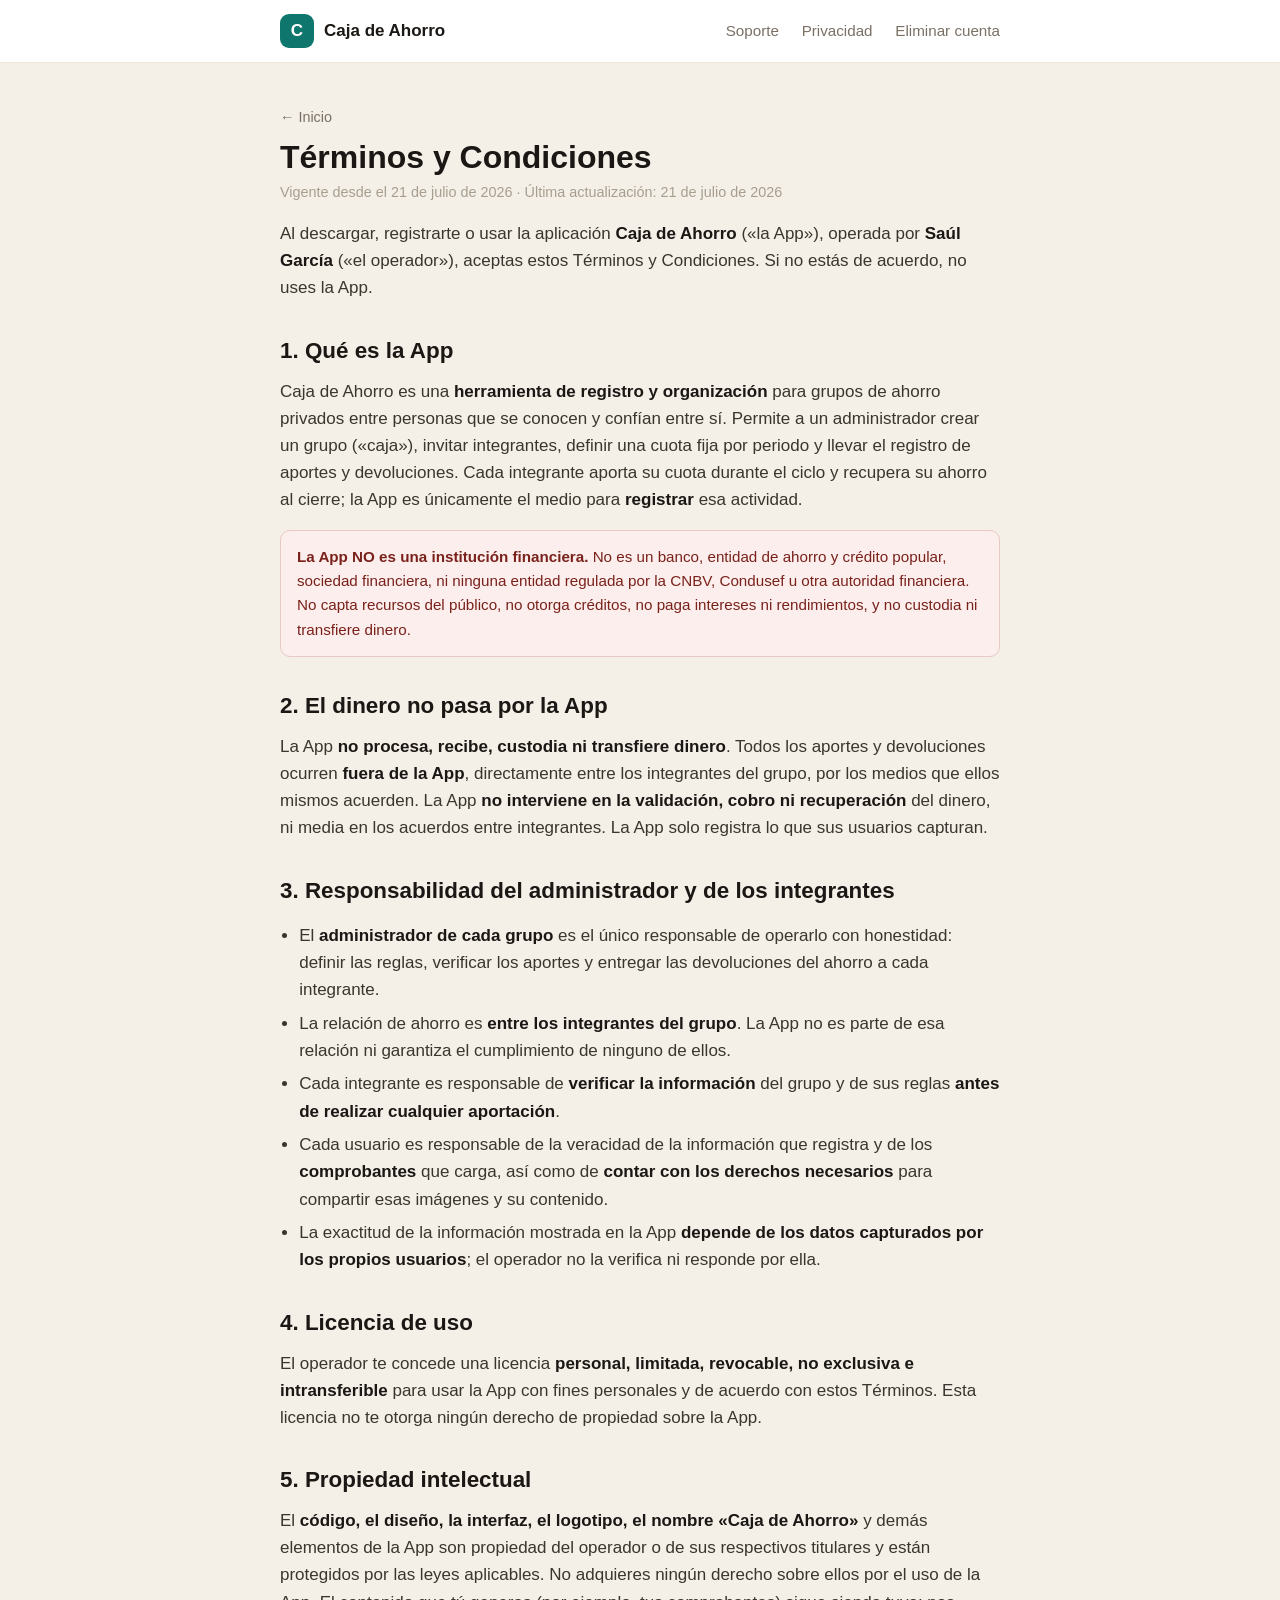
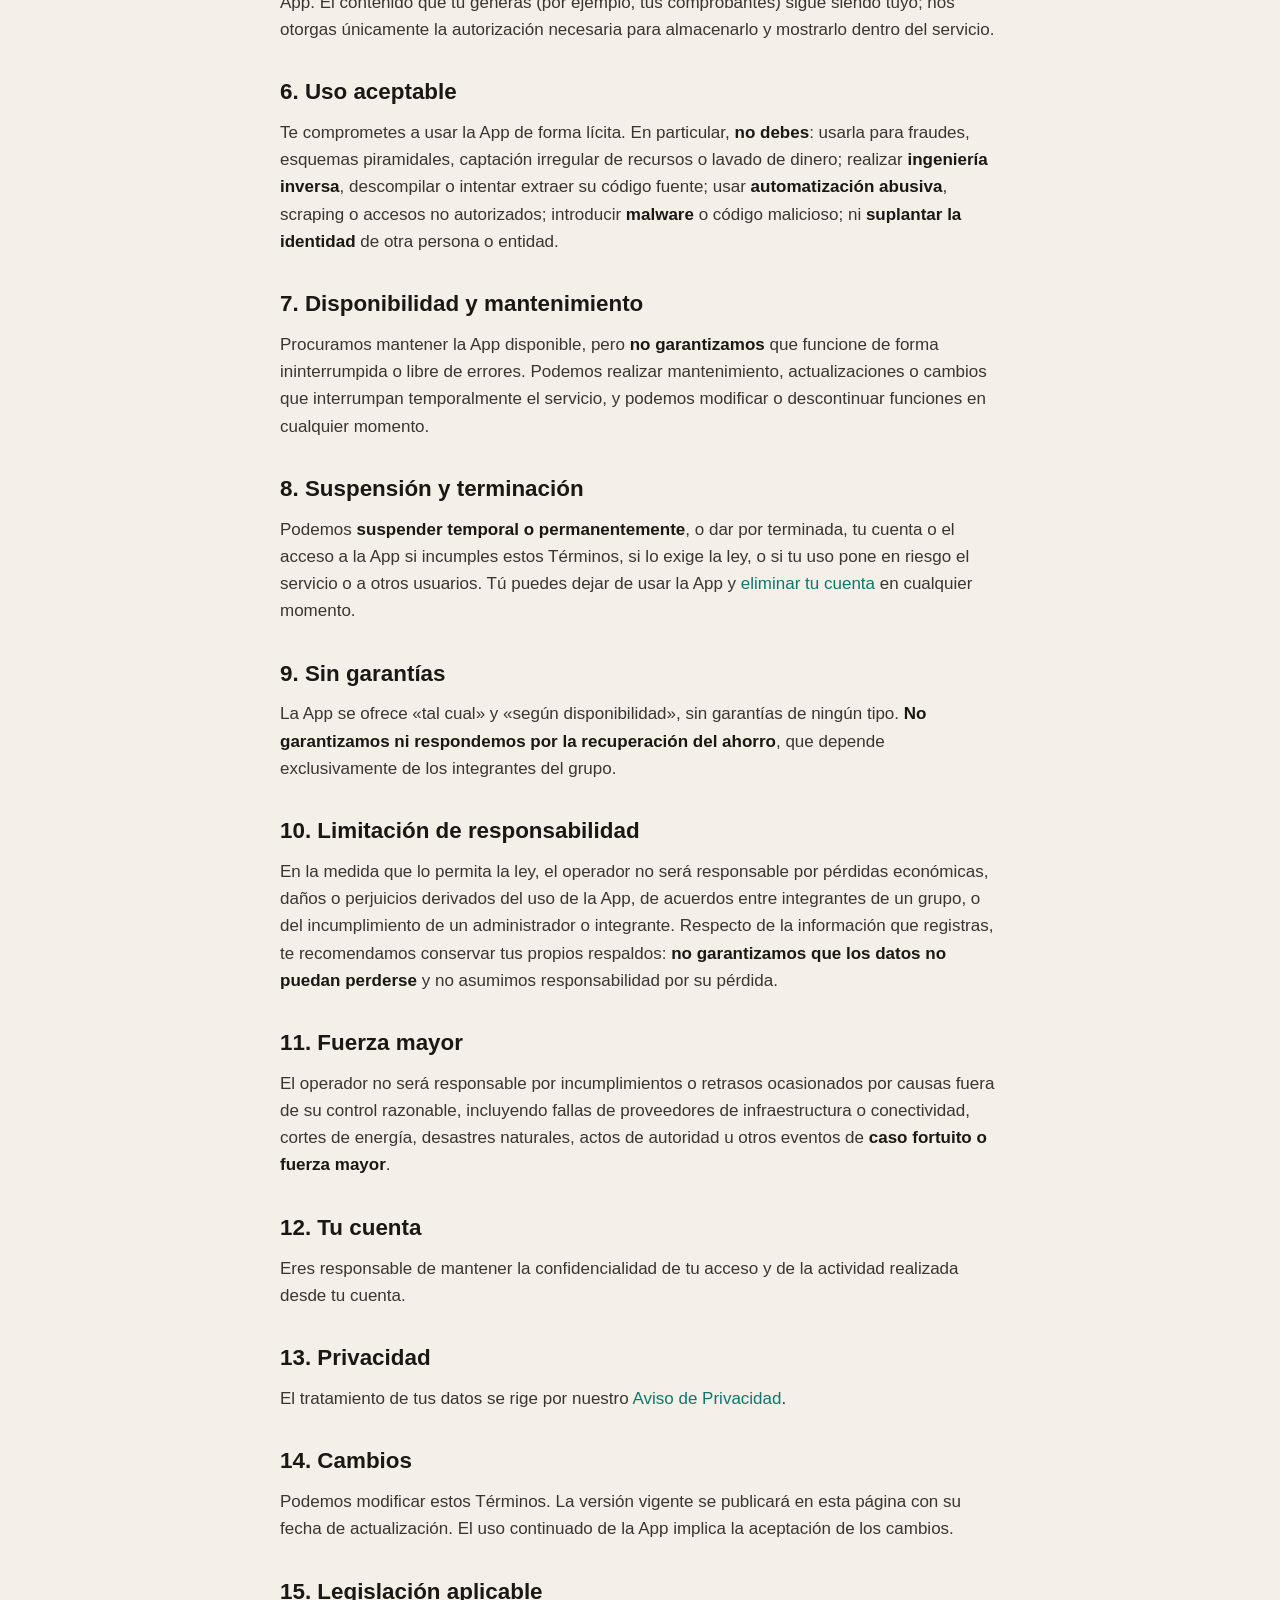
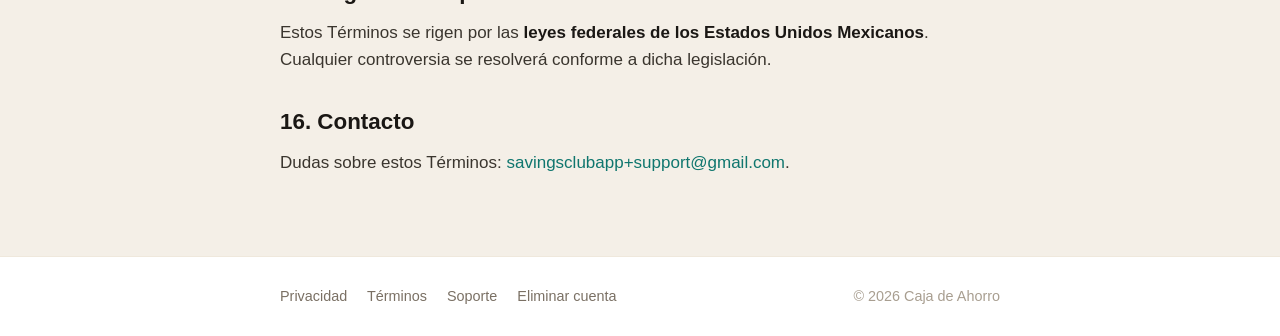
<file: terminos.html>
<!DOCTYPE html>
<html lang="es-MX">
<head>
  <meta charset="UTF-8" />
  <meta http-equiv="Content-Security-Policy" content="default-src 'none'; script-src 'none'; style-src 'self' 'unsafe-inline' https://fonts.googleapis.com; font-src https://fonts.gstatic.com; img-src 'self' data:; base-uri 'none'; form-action 'none'" />
  <meta name="viewport" content="width=device-width, initial-scale=1" />
  <title>Términos y Condiciones — Caja de Ahorro</title>
  <meta name="description" content="Términos y condiciones de uso de la app Caja de Ahorro." />
  <link rel="icon" href="data:image/svg+xml,%3Csvg xmlns='http://www.w3.org/2000/svg' viewBox='0 0 32 32'%3E%3Crect width='32' height='32' rx='8' fill='%230F766E'/%3E%3Ctext x='16' y='22' font-family='sans-serif' font-size='16' font-weight='700' fill='white' text-anchor='middle'%3EC%3C/text%3E%3C/svg%3E" />
  <link rel="preconnect" href="https://fonts.googleapis.com" />
  <link rel="preconnect" href="https://fonts.gstatic.com" crossorigin />
  <link href="https://fonts.googleapis.com/css2?family=Plus+Jakarta+Sans:wght@400;500;600;700&family=Space+Grotesk:wght@500;700&display=swap" rel="stylesheet" />
  <link rel="stylesheet" href="./assets/styles.css" />
</head>
<body>
  <header class="site-header">
    <div class="wrap">
      <a class="brand" href="./index.html"><span class="mark">C</span> Caja de Ahorro</a>
      <nav class="nav">
        <a href="./soporte.html">Soporte</a>
        <a href="./privacidad.html">Privacidad</a>
        <a href="./eliminar-cuenta.html">Eliminar cuenta</a>
      </nav>
    </div>
  </header>

  <main class="page-legal">
    <div class="wrap">
      <a class="back" href="./index.html">← Inicio</a>
      <h1>Términos y Condiciones</h1>
      <p class="meta">Vigente desde el 21 de julio de 2026 · Última actualización: 21 de julio de 2026</p>

      <p>Al descargar, registrarte o usar la aplicación <strong>Caja de Ahorro</strong> («la App»), operada por <strong>Saúl García</strong> («el operador»), aceptas estos Términos y Condiciones. Si no estás de acuerdo, no uses la App.</p>

      <h2>1. Qué es la App</h2>
      <p>Caja de Ahorro es una <strong>herramienta de registro y organización</strong> para grupos de ahorro privados entre personas que se conocen y confían entre sí. Permite a un administrador crear un grupo («caja»), invitar integrantes, definir una cuota fija por periodo y llevar el registro de aportes y devoluciones. Cada integrante aporta su cuota durante el ciclo y recupera su ahorro al cierre; la App es únicamente el medio para <strong>registrar</strong> esa actividad.</p>

      <div class="callout--warn callout">
        <strong>La App NO es una institución financiera.</strong> No es un banco, entidad de ahorro y crédito popular, sociedad financiera, ni ninguna entidad regulada por la CNBV, Condusef u otra autoridad financiera. No capta recursos del público, no otorga créditos, no paga intereses ni rendimientos, y no custodia ni transfiere dinero.
      </div>

      <h2>2. El dinero no pasa por la App</h2>
      <p>La App <strong>no procesa, recibe, custodia ni transfiere dinero</strong>. Todos los aportes y devoluciones ocurren <strong>fuera de la App</strong>, directamente entre los integrantes del grupo, por los medios que ellos mismos acuerden. La App <strong>no interviene en la validación, cobro ni recuperación</strong> del dinero, ni media en los acuerdos entre integrantes. La App solo registra lo que sus usuarios capturan.</p>

      <h2>3. Responsabilidad del administrador y de los integrantes</h2>
      <ul>
        <li>El <strong>administrador de cada grupo</strong> es el único responsable de operarlo con honestidad: definir las reglas, verificar los aportes y entregar las devoluciones del ahorro a cada integrante.</li>
        <li>La relación de ahorro es <strong>entre los integrantes del grupo</strong>. La App no es parte de esa relación ni garantiza el cumplimiento de ninguno de ellos.</li>
        <li>Cada integrante es responsable de <strong>verificar la información</strong> del grupo y de sus reglas <strong>antes de realizar cualquier aportación</strong>.</li>
        <li>Cada usuario es responsable de la veracidad de la información que registra y de los <strong>comprobantes</strong> que carga, así como de <strong>contar con los derechos necesarios</strong> para compartir esas imágenes y su contenido.</li>
        <li>La exactitud de la información mostrada en la App <strong>depende de los datos capturados por los propios usuarios</strong>; el operador no la verifica ni responde por ella.</li>
      </ul>

      <h2>4. Licencia de uso</h2>
      <p>El operador te concede una licencia <strong>personal, limitada, revocable, no exclusiva e intransferible</strong> para usar la App con fines personales y de acuerdo con estos Términos. Esta licencia no te otorga ningún derecho de propiedad sobre la App.</p>

      <h2>5. Propiedad intelectual</h2>
      <p>El <strong>código, el diseño, la interfaz, el logotipo, el nombre «Caja de Ahorro»</strong> y demás elementos de la App son propiedad del operador o de sus respectivos titulares y están protegidos por las leyes aplicables. No adquieres ningún derecho sobre ellos por el uso de la App. El contenido que tú generas (por ejemplo, tus comprobantes) sigue siendo tuyo; nos otorgas únicamente la autorización necesaria para almacenarlo y mostrarlo dentro del servicio.</p>

      <h2>6. Uso aceptable</h2>
      <p>Te comprometes a usar la App de forma lícita. En particular, <strong>no debes</strong>: usarla para fraudes, esquemas piramidales, captación irregular de recursos o lavado de dinero; realizar <strong>ingeniería inversa</strong>, descompilar o intentar extraer su código fuente; usar <strong>automatización abusiva</strong>, scraping o accesos no autorizados; introducir <strong>malware</strong> o código malicioso; ni <strong>suplantar la identidad</strong> de otra persona o entidad.</p>

      <h2>7. Disponibilidad y mantenimiento</h2>
      <p>Procuramos mantener la App disponible, pero <strong>no garantizamos</strong> que funcione de forma ininterrumpida o libre de errores. Podemos realizar mantenimiento, actualizaciones o cambios que interrumpan temporalmente el servicio, y podemos modificar o descontinuar funciones en cualquier momento.</p>

      <h2>8. Suspensión y terminación</h2>
      <p>Podemos <strong>suspender temporal o permanentemente</strong>, o dar por terminada, tu cuenta o el acceso a la App si incumples estos Términos, si lo exige la ley, o si tu uso pone en riesgo el servicio o a otros usuarios. Tú puedes dejar de usar la App y <a href="./eliminar-cuenta.html">eliminar tu cuenta</a> en cualquier momento.</p>

      <h2>9. Sin garantías</h2>
      <p>La App se ofrece «tal cual» y «según disponibilidad», sin garantías de ningún tipo. <strong>No garantizamos ni respondemos por la recuperación del ahorro</strong>, que depende exclusivamente de los integrantes del grupo.</p>

      <h2>10. Limitación de responsabilidad</h2>
      <p>En la medida que lo permita la ley, el operador no será responsable por pérdidas económicas, daños o perjuicios derivados del uso de la App, de acuerdos entre integrantes de un grupo, o del incumplimiento de un administrador o integrante. Respecto de la información que registras, te recomendamos conservar tus propios respaldos: <strong>no garantizamos que los datos no puedan perderse</strong> y no asumimos responsabilidad por su pérdida.</p>

      <h2>11. Fuerza mayor</h2>
      <p>El operador no será responsable por incumplimientos o retrasos ocasionados por causas fuera de su control razonable, incluyendo fallas de proveedores de infraestructura o conectividad, cortes de energía, desastres naturales, actos de autoridad u otros eventos de <strong>caso fortuito o fuerza mayor</strong>.</p>

      <h2>12. Tu cuenta</h2>
      <p>Eres responsable de mantener la confidencialidad de tu acceso y de la actividad realizada desde tu cuenta.</p>

      <h2>13. Privacidad</h2>
      <p>El tratamiento de tus datos se rige por nuestro <a href="./privacidad.html">Aviso de Privacidad</a>.</p>

      <h2>14. Cambios</h2>
      <p>Podemos modificar estos Términos. La versión vigente se publicará en esta página con su fecha de actualización. El uso continuado de la App implica la aceptación de los cambios.</p>

      <h2>15. Legislación aplicable</h2>
      <p>Estos Términos se rigen por las <strong>leyes federales de los Estados Unidos Mexicanos</strong>. Cualquier controversia se resolverá conforme a dicha legislación.</p>

      <h2>16. Contacto</h2>
      <p>Dudas sobre estos Términos: <a href="mailto:savingsclubapp+support@gmail.com">savingsclubapp+support@gmail.com</a>.</p>
    </div>
  </main>

  <footer class="site-footer">
    <div class="wrap">
      <nav>
        <a href="./privacidad.html">Privacidad</a>
        <a href="./terminos.html">Términos</a>
        <a href="./soporte.html">Soporte</a>
        <a href="./eliminar-cuenta.html">Eliminar cuenta</a>
      </nav>
      <span>© 2026 Caja de Ahorro</span>
    </div>
  </footer>
</body>
</html>
</file>
<file: assets/styles.css>
/* ============================================================================
   Caja de Ahorro — sitio público (landing, legal, soporte, borrado)
   Tokens de marca reusados del app (lib/core/theme/app_colors.dart).
   ============================================================================ */

:root {
  --brand: #0F766E;
  --brand-dark: #0B5650;
  --container: #D6EBE7;
  --border-teal: #CFE3DF;

  --bg: #F4EFE7;
  --surface: #FFFFFF;
  --sheet: #F8F4ED;
  --surface-muted: #F1ECE2;

  --text: #1A1714;
  --text-body: #3A352E;
  --text-secondary: #7A7064;
  --text-tertiary: #A89E90;

  --border: #EFE8DC;
  --border-input: #E2DACC;

  --danger: #B3261E;
  --danger-bg: #FBEEEC;

  --radius: 16px;
  --radius-sm: 10px;
  --maxw: 760px;

  --font-body: 'Plus Jakarta Sans', -apple-system, BlinkMacSystemFont, 'Segoe UI', sans-serif;
  --font-num: 'Space Grotesk', var(--font-body);
}

* { box-sizing: border-box; }

html { -webkit-text-size-adjust: 100%; }

body {
  margin: 0;
  font-family: var(--font-body);
  color: var(--text-body);
  background: var(--bg);
  line-height: 1.6;
  font-size: 17px;
}

h1, h2, h3 {
  color: var(--text);
  line-height: 1.25;
  font-weight: 700;
}
h1 { font-size: 2rem; margin: 0 0 .5rem; }
h2 { font-size: 1.4rem; margin: 2.2rem 0 .8rem; }
h3 { font-size: 1.1rem; margin: 1.6rem 0 .5rem; }

p { margin: 0 0 1rem; }

a { color: var(--brand); text-decoration: none; }
a:hover { text-decoration: underline; }

strong { color: var(--text); }

/* ---- layout ---- */
.wrap {
  max-width: var(--maxw);
  margin: 0 auto;
  padding: 0 20px;
}

.site-header {
  background: var(--surface);
  border-bottom: 1px solid var(--border);
}
.site-header .wrap {
  display: flex;
  align-items: center;
  justify-content: space-between;
  gap: 16px;
  padding-top: 14px;
  padding-bottom: 14px;
}
.brand {
  display: inline-flex;
  align-items: center;
  gap: 10px;
  font-weight: 700;
  color: var(--text);
}
.brand:hover { text-decoration: none; }
.brand .mark {
  width: 34px; height: 34px;
  border-radius: 9px;
  background: var(--brand);
  color: #fff;
  display: grid; place-items: center;
  font-family: var(--font-num);
  font-weight: 700;
}
.nav a {
  color: var(--text-secondary);
  margin-left: 18px;
  font-size: .95rem;
}
.nav a:hover { color: var(--brand); }

main { padding: 40px 0 64px; }

.page-legal p, .page-legal li { color: var(--text-body); }
.page-legal .meta { color: var(--text-tertiary); font-size: .9rem; margin-top: -.25rem; }
.page-legal ul { padding-left: 1.2rem; }
.page-legal li { margin-bottom: .4rem; }

/* ---- cards / callouts ---- */
.card {
  background: var(--surface);
  border: 1px solid var(--border);
  border-radius: var(--radius);
  padding: 24px;
}
.callout {
  background: var(--container);
  border: 1px solid var(--border-teal);
  border-radius: var(--radius-sm);
  padding: 14px 16px;
  margin: 1rem 0;
  font-size: .95rem;
}
.callout--warn {
  background: var(--danger-bg);
  border-color: #E8C9C5;
  color: #7A211B;
}
.callout--warn strong { color: #7A211B; }

/* ---- hero (landing) ---- */
.hero {
  text-align: center;
  padding: 48px 0 8px;
}
.hero h1 { font-size: 2.4rem; }
.hero .tagline {
  color: var(--text-secondary);
  font-size: 1.15rem;
  max-width: 520px;
  margin: 0 auto 1.5rem;
}
.badges { display: flex; gap: 12px; justify-content: center; flex-wrap: wrap; margin: 1.5rem 0; }
.badge {
  display: inline-flex; align-items: center; gap: 10px;
  width: 210px; box-sizing: border-box;
  background: var(--text); color: #fff;
  padding: 10px 16px; border-radius: 12px;
  text-align: left;
}
.badge:hover { text-decoration: none; opacity: .9; }
.badge .store-ico { width: 24px; height: 24px; flex: 0 0 auto; fill: #fff; }
.badge-txt { display: flex; flex-direction: column; line-height: 1.15; }
.badge-txt small { font-weight: 400; opacity: .7; font-size: .68rem; }
.badge-txt b { font-weight: 700; font-size: .98rem; }

.features {
  display: grid;
  grid-template-columns: repeat(auto-fit, minmax(200px, 1fr));
  gap: 16px;
  margin: 40px 0;
}
.feature h3 { margin-top: 0; }
.feature p { color: var(--text-secondary); font-size: .95rem; margin: 0; }

/* ---- buttons ---- */
.btn {
  display: inline-flex; align-items: center; justify-content: center; gap: 8px;
  font-family: var(--font-body); font-size: 1rem; font-weight: 600;
  padding: 13px 22px; border-radius: 12px; border: none; cursor: pointer;
  background: var(--brand); color: #fff;
  transition: background .15s ease;
}
.btn:hover { background: var(--brand-dark); text-decoration: none; }
.btn:disabled { opacity: .5; cursor: not-allowed; }
.btn--ghost { background: transparent; color: var(--brand); border: 1px solid var(--border-input); }
.btn--ghost:hover { background: var(--surface-muted); }
.btn--danger { background: var(--danger); }
.btn--danger:hover { background: #8F1E17; }
.btn--block { width: 100%; }

/* ---- forms (delete flow) ---- */
.field { margin-bottom: 16px; }
.field label { display: block; font-weight: 600; color: var(--text); margin-bottom: 6px; font-size: .95rem; }
.field input[type="email"],
.field input[type="text"] {
  width: 100%; padding: 13px 14px;
  border: 1px solid var(--border-input); border-radius: var(--radius-sm);
  font-family: var(--font-body); font-size: 1rem; background: var(--surface); color: var(--text);
}
.field input:focus { outline: 2px solid var(--brand); outline-offset: 0; border-color: var(--brand); }
.field input.code { font-family: var(--font-num); letter-spacing: .3em; text-align: center; font-size: 1.4rem; }

.check { display: flex; align-items: flex-start; gap: 10px; margin: 16px 0; font-size: .95rem; }
.check input { margin-top: 4px; }

.status { padding: 12px 14px; border-radius: var(--radius-sm); margin: 12px 0; font-size: .95rem; display: none; }
.status.show { display: block; }
.status--info { background: var(--container); border: 1px solid var(--border-teal); color: var(--brand-dark); }
.status--error { background: var(--danger-bg); border: 1px solid #E8C9C5; color: #7A211B; }
.status--ok { background: #E7F3EC; border: 1px solid #BFE0CB; color: #17603A; }

.step { display: none; }
.step.active { display: block; }

.muted { color: var(--text-secondary); font-size: .9rem; }

/* ---- footer ---- */
.site-footer {
  border-top: 1px solid var(--border);
  background: var(--surface);
  padding: 28px 0;
  color: var(--text-tertiary);
  font-size: .9rem;
}
.site-footer .wrap { display: flex; flex-wrap: wrap; gap: 8px 20px; justify-content: space-between; align-items: center; }
.site-footer nav a { color: var(--text-secondary); margin-right: 16px; }

.back { display: inline-block; margin-bottom: 8px; font-size: .9rem; color: var(--text-secondary); }

@media (max-width: 520px) {
  body { font-size: 16px; }
  h1 { font-size: 1.7rem; }
  .hero h1 { font-size: 2rem; }
  .nav a { margin-left: 12px; font-size: .9rem; }
}
</file>
